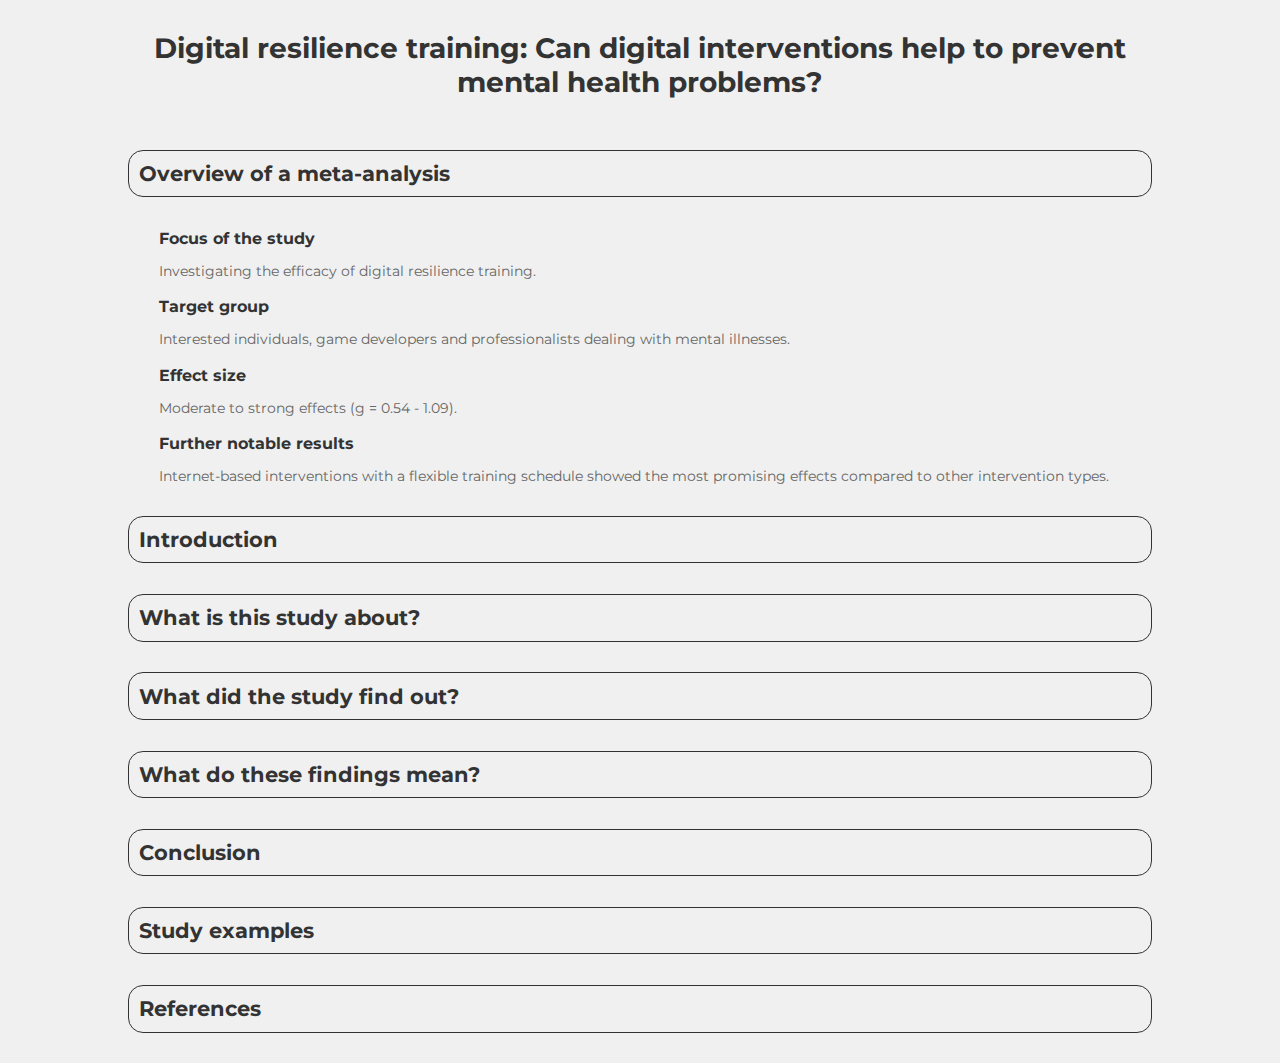
<file: index.html>
<!DOCTYPE html>
<html lang="en">
<head>
<meta charset="UTF-8">
<meta name="viewport" content="width=device-width, initial-scale=1.0">
<title>Meta-analysis</title>
<link href='https://fonts.googleapis.com/css?family=Montserrat' rel='stylesheet'>
</head>
    <style>
        body {
            font-family: "Montserrat";
            font-size: 14px;
            margin-left: 10%;
            margin-right: 10%;
            padding: 0;
            background-color: #f0f0f0;
            text-align: left;
        }
        h1 {
            color: #333;
            margin-top: 3%;
            margin-bottom: 5%;
            text-align: center;
        }
        h2 {
            color: #333;
            border: 1px solid #333;
            border-radius: 15px;
            padding: 1%;
            margin-top: 3%;
            margin-bottom: 3%;
            text-align: left;
            cursor: pointer;
        }
        h3 {
            color: #333;
            margin-bottom: 1%;
            margin-left: 3%;
            text-align: left;
        }
        p {
            color: #666;
            margin-bottom: 1%;
            margin-left: 3%;
        }
        .hidden {
            display: none;
        }

        .shown {
            display: "block";
        }

    </style>
    <body>
        <h1>Digital resilience training: Can digital interventions help to prevent mental health problems?</h1>
        <h2 onclick="toggleVisibility('overview')">Overview of a meta-analysis</h2>
        <div id="overview" class="shown">        
            <h3>Focus of the study</h3>
            <p>Investigating the efficacy of digital resilience training.</p>
            <h3>Target group</h3>
            <p>Interested individuals, game developers and professionalists dealing with mental illnesses.</p>
            <h3>Effect size</h3>
            <p>Moderate to strong effects (g = 0.54 - 1.09).</p>
            <h3>Further notable results</h3>
            <p>Internet-based interventions with a flexible training schedule showed the most promising effects compared to other intervention types.</p>
        </div>


        <h2 onclick="toggleVisibility('introduction')">Introduction</h2>
        <p id="introduction" class="hidden" display="none">Lorem ipsum dolor sit amet consectetur adipisicing elit. Beatae cumque at quaerat totam nulla quis aspernatur mollitia id, quasi labore, laudantium optio doloremque omnis officiis impedit natus? Impedit, blanditiis aperiam!</p>
        <h2 onclick="toggleVisibility('question')">What is this study about?</h2>
        <p id="question" class="hidden">Lorem ipsum dolor sit amet consectetur adipisicing elit. Beatae cumque at quaerat totam nulla quis aspernatur mollitia id, quasi labore, laudantium optio doloremque omnis officiis impedit natus? Impedit, blanditiis aperiam!</p>
        <h2 onclick="toggleVisibility('results')">What did the study find out?</h2>
        <p id="results" class="hidden">Lorem ipsum dolor sit amet consectetur adipisicing elit. Beatae cumque at quaerat totam nulla quis aspernatur mollitia id, quasi labore, laudantium optio doloremque omnis officiis impedit natus? Impedit, blanditiis aperiam!</p>
        <h2 onclick="toggleVisibility('evaluation')">What do these findings mean?</h2>
        <p id="evaluation" class="hidden">Lorem ipsum dolor sit amet consectetur adipisicing elit. Beatae cumque at quaerat totam nulla quis aspernatur mollitia id, quasi labore, laudantium optio doloremque omnis officiis impedit natus? Impedit, blanditiis aperiam!</p>
        <h2 onclick="toggleVisibility('conclusion')">Conclusion</h2>
        <p id="conclusion" class="hidden">Lorem ipsum dolor sit amet consectetur adipisicing elit. Beatae cumque at quaerat totam nulla quis aspernatur mollitia id, quasi labore, laudantium optio doloremque omnis officiis impedit natus? Impedit, blanditiis aperiam!</p>
        <h2 onclick="toggleVisibility('examples')">Study examples</h2>
        <p id="examples" class="hidden">Lorem ipsum dolor sit amet consectetur adipisicing elit. Beatae cumque at quaerat totam nulla quis aspernatur mollitia id, quasi labore, laudantium optio doloremque omnis officiis impedit natus? Impedit, blanditiis aperiam!</p>
        <h2 onclick="toggleVisibility('references')">References</h2>
        <p id="references" class="hidden">Lorem ipsum dolor sit amet consectetur adipisicing elit. Beatae cumque at quaerat totam nulla quis aspernatur mollitia id, quasi labore, laudantium optio doloremque omnis officiis impedit natus? Impedit, blanditiis aperiam!</p>

    </body>
    <script>
        function toggleVisibility(PID) {
            var element = document.getElementById(PID);
            if (element.style.display === "none" || element.style.display === "") {
                element.style.display = "block";
            } else {
                element.style.display = "none";
            }
        }
    </script>
</html>
</file>
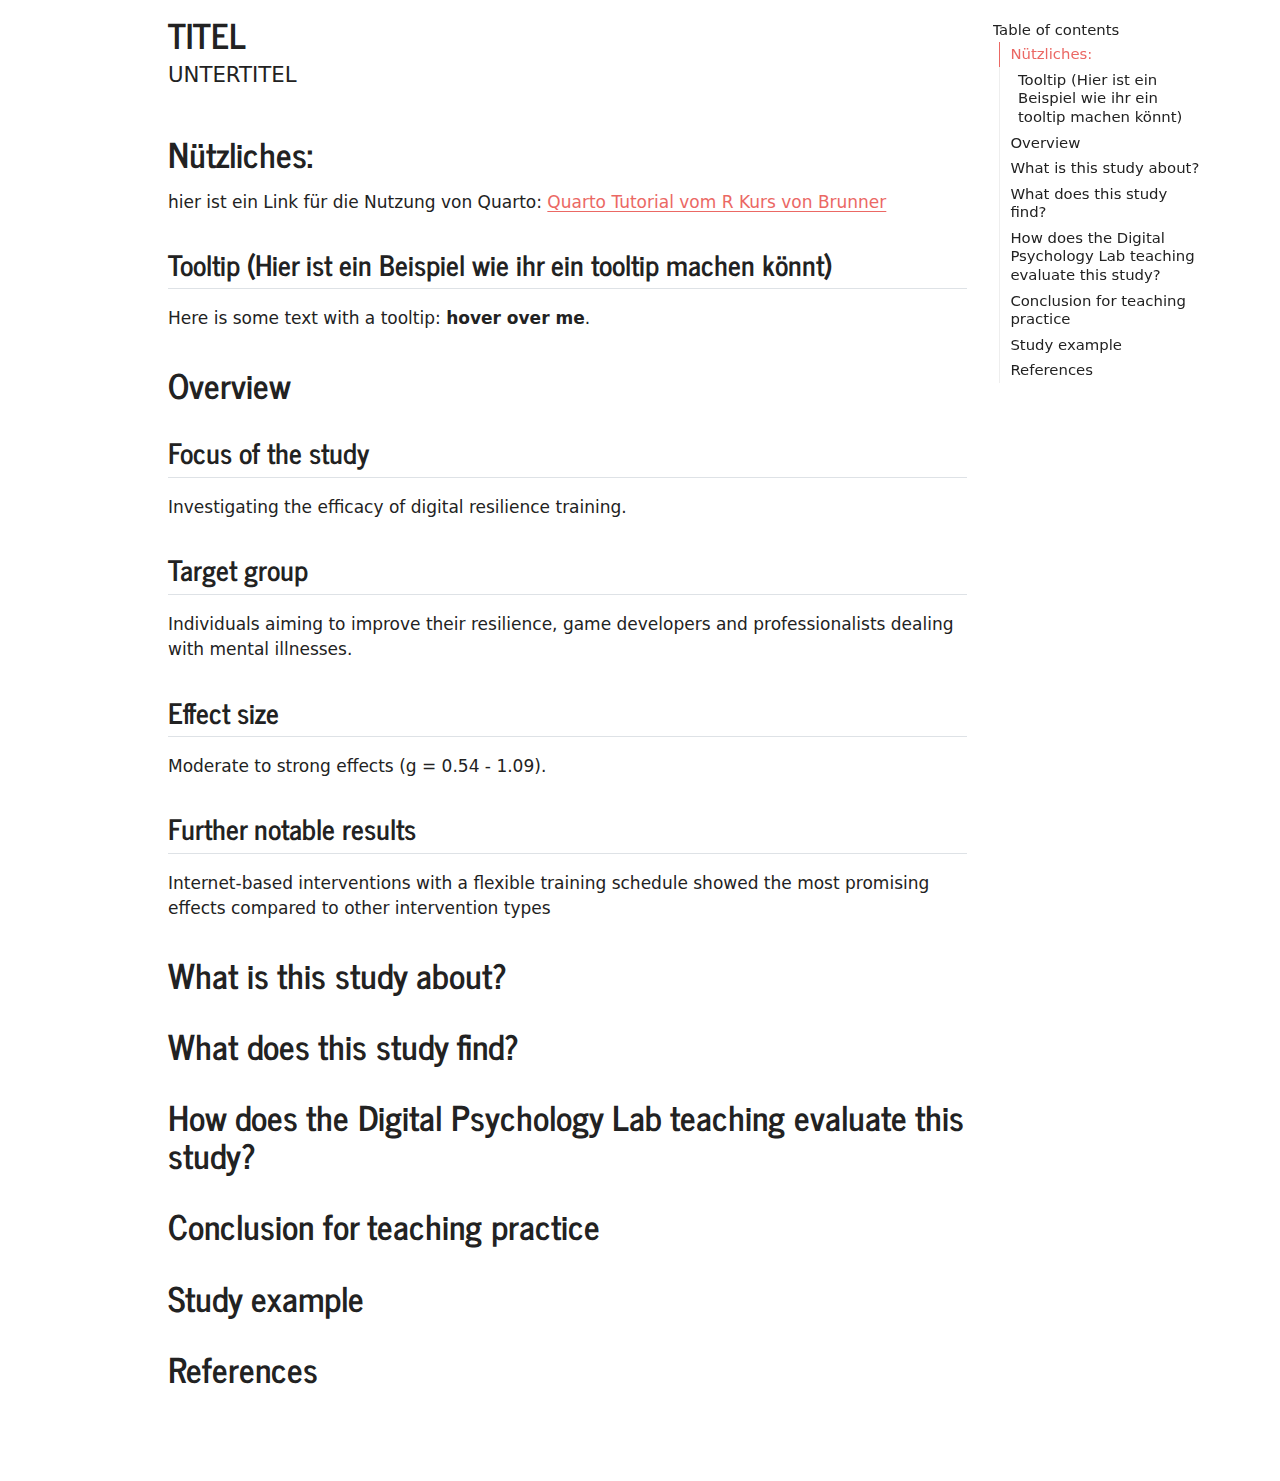
<file: Vorlage.html>
<!DOCTYPE html>
<html xmlns="http://www.w3.org/1999/xhtml" lang="en" xml:lang="en"><head>

<meta charset="utf-8">
<meta name="generator" content="quarto-1.4.554">

<meta name="viewport" content="width=device-width, initial-scale=1.0, user-scalable=yes">


<title>TITEL</title>
<style>
code{white-space: pre-wrap;}
span.smallcaps{font-variant: small-caps;}
div.columns{display: flex; gap: min(4vw, 1.5em);}
div.column{flex: auto; overflow-x: auto;}
div.hanging-indent{margin-left: 1.5em; text-indent: -1.5em;}
ul.task-list{list-style: none;}
ul.task-list li input[type="checkbox"] {
  width: 0.8em;
  margin: 0 0.8em 0.2em -1em; /* quarto-specific, see https://github.com/quarto-dev/quarto-cli/issues/4556 */ 
  vertical-align: middle;
}
</style>


<script src="Vorlage_files/libs/clipboard/clipboard.min.js"></script>
<script src="Vorlage_files/libs/quarto-html/quarto.js"></script>
<script src="Vorlage_files/libs/quarto-html/popper.min.js"></script>
<script src="Vorlage_files/libs/quarto-html/tippy.umd.min.js"></script>
<script src="Vorlage_files/libs/quarto-html/anchor.min.js"></script>
<link href="Vorlage_files/libs/quarto-html/tippy.css" rel="stylesheet">
<link href="Vorlage_files/libs/quarto-html/quarto-syntax-highlighting.css" rel="stylesheet" id="quarto-text-highlighting-styles">
<script src="Vorlage_files/libs/bootstrap/bootstrap.min.js"></script>
<link href="Vorlage_files/libs/bootstrap/bootstrap-icons.css" rel="stylesheet">
<link href="Vorlage_files/libs/bootstrap/bootstrap.min.css" rel="stylesheet" id="quarto-bootstrap" data-mode="light">


<link rel="stylesheet" href="styles.css">
</head>

<body>

<div id="quarto-content" class="page-columns page-rows-contents page-layout-article">
<div id="quarto-margin-sidebar" class="sidebar margin-sidebar">
  <nav id="TOC" role="doc-toc" class="toc-active">
    <h2 id="toc-title">Table of contents</h2>
   
  <ul>
  <li><a href="#nützliches" id="toc-nützliches" class="nav-link active" data-scroll-target="#nützliches">Nützliches:</a>
  <ul class="collapse">
  <li><a href="#tooltip-hier-ist-ein-beispiel-wie-ihr-ein-tooltip-machen-könnt" id="toc-tooltip-hier-ist-ein-beispiel-wie-ihr-ein-tooltip-machen-könnt" class="nav-link" data-scroll-target="#tooltip-hier-ist-ein-beispiel-wie-ihr-ein-tooltip-machen-könnt">Tooltip (Hier ist ein Beispiel wie ihr ein tooltip machen könnt)</a></li>
  </ul></li>
  <li><a href="#overview" id="toc-overview" class="nav-link" data-scroll-target="#overview">Overview</a>
  <ul class="collapse">
  <li><a href="#focus-of-the-study" id="toc-focus-of-the-study" class="nav-link" data-scroll-target="#focus-of-the-study">Focus of the study</a></li>
  <li><a href="#target-group" id="toc-target-group" class="nav-link" data-scroll-target="#target-group">Target group</a></li>
  <li><a href="#effect-size" id="toc-effect-size" class="nav-link" data-scroll-target="#effect-size">Effect size</a></li>
  <li><a href="#further-notable-results" id="toc-further-notable-results" class="nav-link" data-scroll-target="#further-notable-results">Further notable results</a></li>
  </ul></li>
  <li><a href="#what-is-this-study-about" id="toc-what-is-this-study-about" class="nav-link" data-scroll-target="#what-is-this-study-about">What is this study about?</a></li>
  <li><a href="#what-does-this-study-find" id="toc-what-does-this-study-find" class="nav-link" data-scroll-target="#what-does-this-study-find">What does this study find?</a></li>
  <li><a href="#how-does-the-digital-psychology-lab-teaching-evaluate-this-study" id="toc-how-does-the-digital-psychology-lab-teaching-evaluate-this-study" class="nav-link" data-scroll-target="#how-does-the-digital-psychology-lab-teaching-evaluate-this-study">How does the Digital Psychology Lab teaching evaluate this study?</a></li>
  <li><a href="#conclusion-for-teaching-practice" id="toc-conclusion-for-teaching-practice" class="nav-link" data-scroll-target="#conclusion-for-teaching-practice">Conclusion for teaching practice</a></li>
  <li><a href="#study-example" id="toc-study-example" class="nav-link" data-scroll-target="#study-example">Study example</a></li>
  <li><a href="#references" id="toc-references" class="nav-link" data-scroll-target="#references">References</a></li>
  </ul>
</nav>
</div>
<main class="content" id="quarto-document-content">

<header id="title-block-header" class="quarto-title-block default">
<div class="quarto-title">
<h1 class="title">TITEL</h1>
<p class="subtitle lead">UNTERTITEL</p>
</div>



<div class="quarto-title-meta">

    
  
    
  </div>
  


</header>


<section id="nützliches" class="level1">
<h1>Nützliches:</h1>
<p>hier ist ein Link für die Nutzung von Quarto: <a href="https://r-23w-12.netlify.app/">Quarto Tutorial vom R Kurs von Brunner</a></p>
<section id="tooltip-hier-ist-ein-beispiel-wie-ihr-ein-tooltip-machen-könnt" class="level2">
<h2 class="anchored" data-anchor-id="tooltip-hier-ist-ein-beispiel-wie-ihr-ein-tooltip-machen-könnt">Tooltip (Hier ist ein Beispiel wie ihr ein tooltip machen könnt)</h2>
<p>Here is some text with a tooltip: <span class="hover-effect"><span title="This is the tooltip text." style="font-weight: bold;">hover over me</span>.</span></p>
</section>
</section>
<section id="overview" class="level1">
<h1>Overview</h1>
<section id="focus-of-the-study" class="level2">
<h2 class="anchored" data-anchor-id="focus-of-the-study">Focus of the study</h2>
<p>Investigating the efficacy of digital resilience training.</p>
</section>
<section id="target-group" class="level2">
<h2 class="anchored" data-anchor-id="target-group">Target group</h2>
<p>Individuals aiming to improve their resilience, game developers and professionalists dealing with mental illnesses.</p>
</section>
<section id="effect-size" class="level2">
<h2 class="anchored" data-anchor-id="effect-size">Effect size</h2>
<p>Moderate to strong effects (g = 0.54 - 1.09).</p>
</section>
<section id="further-notable-results" class="level2">
<h2 class="anchored" data-anchor-id="further-notable-results">Further notable results</h2>
<p>Internet-based interventions with a flexible training schedule showed the most promising effects compared to other intervention types</p>
</section>
</section>
<section id="what-is-this-study-about" class="level1">
<h1>What is this study about?</h1>
</section>
<section id="what-does-this-study-find" class="level1">
<h1>What does this study find?</h1>
</section>
<section id="how-does-the-digital-psychology-lab-teaching-evaluate-this-study" class="level1">
<h1>How does the Digital Psychology Lab teaching evaluate this study?</h1>
</section>
<section id="conclusion-for-teaching-practice" class="level1">
<h1>Conclusion for teaching practice</h1>
</section>
<section id="study-example" class="level1">
<h1>Study example</h1>
</section>
<section id="references" class="level1">
<h1>References</h1>
</section>

</main>
<!-- /main column -->
<script id="quarto-html-after-body" type="application/javascript">
window.document.addEventListener("DOMContentLoaded", function (event) {
  const toggleBodyColorMode = (bsSheetEl) => {
    const mode = bsSheetEl.getAttribute("data-mode");
    const bodyEl = window.document.querySelector("body");
    if (mode === "dark") {
      bodyEl.classList.add("quarto-dark");
      bodyEl.classList.remove("quarto-light");
    } else {
      bodyEl.classList.add("quarto-light");
      bodyEl.classList.remove("quarto-dark");
    }
  }
  const toggleBodyColorPrimary = () => {
    const bsSheetEl = window.document.querySelector("link#quarto-bootstrap");
    if (bsSheetEl) {
      toggleBodyColorMode(bsSheetEl);
    }
  }
  toggleBodyColorPrimary();  
  const icon = "";
  const anchorJS = new window.AnchorJS();
  anchorJS.options = {
    placement: 'right',
    icon: icon
  };
  anchorJS.add('.anchored');
  const isCodeAnnotation = (el) => {
    for (const clz of el.classList) {
      if (clz.startsWith('code-annotation-')) {                     
        return true;
      }
    }
    return false;
  }
  const clipboard = new window.ClipboardJS('.code-copy-button', {
    text: function(trigger) {
      const codeEl = trigger.previousElementSibling.cloneNode(true);
      for (const childEl of codeEl.children) {
        if (isCodeAnnotation(childEl)) {
          childEl.remove();
        }
      }
      return codeEl.innerText;
    }
  });
  clipboard.on('success', function(e) {
    // button target
    const button = e.trigger;
    // don't keep focus
    button.blur();
    // flash "checked"
    button.classList.add('code-copy-button-checked');
    var currentTitle = button.getAttribute("title");
    button.setAttribute("title", "Copied!");
    let tooltip;
    if (window.bootstrap) {
      button.setAttribute("data-bs-toggle", "tooltip");
      button.setAttribute("data-bs-placement", "left");
      button.setAttribute("data-bs-title", "Copied!");
      tooltip = new bootstrap.Tooltip(button, 
        { trigger: "manual", 
          customClass: "code-copy-button-tooltip",
          offset: [0, -8]});
      tooltip.show();    
    }
    setTimeout(function() {
      if (tooltip) {
        tooltip.hide();
        button.removeAttribute("data-bs-title");
        button.removeAttribute("data-bs-toggle");
        button.removeAttribute("data-bs-placement");
      }
      button.setAttribute("title", currentTitle);
      button.classList.remove('code-copy-button-checked');
    }, 1000);
    // clear code selection
    e.clearSelection();
  });
    var localhostRegex = new RegExp(/^(?:http|https):\/\/localhost\:?[0-9]*\//);
    var mailtoRegex = new RegExp(/^mailto:/);
      var filterRegex = new RegExp('/' + window.location.host + '/');
    var isInternal = (href) => {
        return filterRegex.test(href) || localhostRegex.test(href) || mailtoRegex.test(href);
    }
    // Inspect non-navigation links and adorn them if external
 	var links = window.document.querySelectorAll('a[href]:not(.nav-link):not(.navbar-brand):not(.toc-action):not(.sidebar-link):not(.sidebar-item-toggle):not(.pagination-link):not(.no-external):not([aria-hidden]):not(.dropdown-item):not(.quarto-navigation-tool)');
    for (var i=0; i<links.length; i++) {
      const link = links[i];
      if (!isInternal(link.href)) {
        // undo the damage that might have been done by quarto-nav.js in the case of
        // links that we want to consider external
        if (link.dataset.originalHref !== undefined) {
          link.href = link.dataset.originalHref;
        }
      }
    }
  function tippyHover(el, contentFn, onTriggerFn, onUntriggerFn) {
    const config = {
      allowHTML: true,
      maxWidth: 500,
      delay: 100,
      arrow: false,
      appendTo: function(el) {
          return el.parentElement;
      },
      interactive: true,
      interactiveBorder: 10,
      theme: 'quarto',
      placement: 'bottom-start',
    };
    if (contentFn) {
      config.content = contentFn;
    }
    if (onTriggerFn) {
      config.onTrigger = onTriggerFn;
    }
    if (onUntriggerFn) {
      config.onUntrigger = onUntriggerFn;
    }
    window.tippy(el, config); 
  }
  const noterefs = window.document.querySelectorAll('a[role="doc-noteref"]');
  for (var i=0; i<noterefs.length; i++) {
    const ref = noterefs[i];
    tippyHover(ref, function() {
      // use id or data attribute instead here
      let href = ref.getAttribute('data-footnote-href') || ref.getAttribute('href');
      try { href = new URL(href).hash; } catch {}
      const id = href.replace(/^#\/?/, "");
      const note = window.document.getElementById(id);
      if (note) {
        return note.innerHTML;
      } else {
        return "";
      }
    });
  }
  const xrefs = window.document.querySelectorAll('a.quarto-xref');
  const processXRef = (id, note) => {
    // Strip column container classes
    const stripColumnClz = (el) => {
      el.classList.remove("page-full", "page-columns");
      if (el.children) {
        for (const child of el.children) {
          stripColumnClz(child);
        }
      }
    }
    stripColumnClz(note)
    if (id === null || id.startsWith('sec-')) {
      // Special case sections, only their first couple elements
      const container = document.createElement("div");
      if (note.children && note.children.length > 2) {
        container.appendChild(note.children[0].cloneNode(true));
        for (let i = 1; i < note.children.length; i++) {
          const child = note.children[i];
          if (child.tagName === "P" && child.innerText === "") {
            continue;
          } else {
            container.appendChild(child.cloneNode(true));
            break;
          }
        }
        if (window.Quarto?.typesetMath) {
          window.Quarto.typesetMath(container);
        }
        return container.innerHTML
      } else {
        if (window.Quarto?.typesetMath) {
          window.Quarto.typesetMath(note);
        }
        return note.innerHTML;
      }
    } else {
      // Remove any anchor links if they are present
      const anchorLink = note.querySelector('a.anchorjs-link');
      if (anchorLink) {
        anchorLink.remove();
      }
      if (window.Quarto?.typesetMath) {
        window.Quarto.typesetMath(note);
      }
      // TODO in 1.5, we should make sure this works without a callout special case
      if (note.classList.contains("callout")) {
        return note.outerHTML;
      } else {
        return note.innerHTML;
      }
    }
  }
  for (var i=0; i<xrefs.length; i++) {
    const xref = xrefs[i];
    tippyHover(xref, undefined, function(instance) {
      instance.disable();
      let url = xref.getAttribute('href');
      let hash = undefined; 
      if (url.startsWith('#')) {
        hash = url;
      } else {
        try { hash = new URL(url).hash; } catch {}
      }
      if (hash) {
        const id = hash.replace(/^#\/?/, "");
        const note = window.document.getElementById(id);
        if (note !== null) {
          try {
            const html = processXRef(id, note.cloneNode(true));
            instance.setContent(html);
          } finally {
            instance.enable();
            instance.show();
          }
        } else {
          // See if we can fetch this
          fetch(url.split('#')[0])
          .then(res => res.text())
          .then(html => {
            const parser = new DOMParser();
            const htmlDoc = parser.parseFromString(html, "text/html");
            const note = htmlDoc.getElementById(id);
            if (note !== null) {
              const html = processXRef(id, note);
              instance.setContent(html);
            } 
          }).finally(() => {
            instance.enable();
            instance.show();
          });
        }
      } else {
        // See if we can fetch a full url (with no hash to target)
        // This is a special case and we should probably do some content thinning / targeting
        fetch(url)
        .then(res => res.text())
        .then(html => {
          const parser = new DOMParser();
          const htmlDoc = parser.parseFromString(html, "text/html");
          const note = htmlDoc.querySelector('main.content');
          if (note !== null) {
            // This should only happen for chapter cross references
            // (since there is no id in the URL)
            // remove the first header
            if (note.children.length > 0 && note.children[0].tagName === "HEADER") {
              note.children[0].remove();
            }
            const html = processXRef(null, note);
            instance.setContent(html);
          } 
        }).finally(() => {
          instance.enable();
          instance.show();
        });
      }
    }, function(instance) {
    });
  }
      let selectedAnnoteEl;
      const selectorForAnnotation = ( cell, annotation) => {
        let cellAttr = 'data-code-cell="' + cell + '"';
        let lineAttr = 'data-code-annotation="' +  annotation + '"';
        const selector = 'span[' + cellAttr + '][' + lineAttr + ']';
        return selector;
      }
      const selectCodeLines = (annoteEl) => {
        const doc = window.document;
        const targetCell = annoteEl.getAttribute("data-target-cell");
        const targetAnnotation = annoteEl.getAttribute("data-target-annotation");
        const annoteSpan = window.document.querySelector(selectorForAnnotation(targetCell, targetAnnotation));
        const lines = annoteSpan.getAttribute("data-code-lines").split(",");
        const lineIds = lines.map((line) => {
          return targetCell + "-" + line;
        })
        let top = null;
        let height = null;
        let parent = null;
        if (lineIds.length > 0) {
            //compute the position of the single el (top and bottom and make a div)
            const el = window.document.getElementById(lineIds[0]);
            top = el.offsetTop;
            height = el.offsetHeight;
            parent = el.parentElement.parentElement;
          if (lineIds.length > 1) {
            const lastEl = window.document.getElementById(lineIds[lineIds.length - 1]);
            const bottom = lastEl.offsetTop + lastEl.offsetHeight;
            height = bottom - top;
          }
          if (top !== null && height !== null && parent !== null) {
            // cook up a div (if necessary) and position it 
            let div = window.document.getElementById("code-annotation-line-highlight");
            if (div === null) {
              div = window.document.createElement("div");
              div.setAttribute("id", "code-annotation-line-highlight");
              div.style.position = 'absolute';
              parent.appendChild(div);
            }
            div.style.top = top - 2 + "px";
            div.style.height = height + 4 + "px";
            div.style.left = 0;
            let gutterDiv = window.document.getElementById("code-annotation-line-highlight-gutter");
            if (gutterDiv === null) {
              gutterDiv = window.document.createElement("div");
              gutterDiv.setAttribute("id", "code-annotation-line-highlight-gutter");
              gutterDiv.style.position = 'absolute';
              const codeCell = window.document.getElementById(targetCell);
              const gutter = codeCell.querySelector('.code-annotation-gutter');
              gutter.appendChild(gutterDiv);
            }
            gutterDiv.style.top = top - 2 + "px";
            gutterDiv.style.height = height + 4 + "px";
          }
          selectedAnnoteEl = annoteEl;
        }
      };
      const unselectCodeLines = () => {
        const elementsIds = ["code-annotation-line-highlight", "code-annotation-line-highlight-gutter"];
        elementsIds.forEach((elId) => {
          const div = window.document.getElementById(elId);
          if (div) {
            div.remove();
          }
        });
        selectedAnnoteEl = undefined;
      };
        // Handle positioning of the toggle
    window.addEventListener(
      "resize",
      throttle(() => {
        elRect = undefined;
        if (selectedAnnoteEl) {
          selectCodeLines(selectedAnnoteEl);
        }
      }, 10)
    );
    function throttle(fn, ms) {
    let throttle = false;
    let timer;
      return (...args) => {
        if(!throttle) { // first call gets through
            fn.apply(this, args);
            throttle = true;
        } else { // all the others get throttled
            if(timer) clearTimeout(timer); // cancel #2
            timer = setTimeout(() => {
              fn.apply(this, args);
              timer = throttle = false;
            }, ms);
        }
      };
    }
      // Attach click handler to the DT
      const annoteDls = window.document.querySelectorAll('dt[data-target-cell]');
      for (const annoteDlNode of annoteDls) {
        annoteDlNode.addEventListener('click', (event) => {
          const clickedEl = event.target;
          if (clickedEl !== selectedAnnoteEl) {
            unselectCodeLines();
            const activeEl = window.document.querySelector('dt[data-target-cell].code-annotation-active');
            if (activeEl) {
              activeEl.classList.remove('code-annotation-active');
            }
            selectCodeLines(clickedEl);
            clickedEl.classList.add('code-annotation-active');
          } else {
            // Unselect the line
            unselectCodeLines();
            clickedEl.classList.remove('code-annotation-active');
          }
        });
      }
  const findCites = (el) => {
    const parentEl = el.parentElement;
    if (parentEl) {
      const cites = parentEl.dataset.cites;
      if (cites) {
        return {
          el,
          cites: cites.split(' ')
        };
      } else {
        return findCites(el.parentElement)
      }
    } else {
      return undefined;
    }
  };
  var bibliorefs = window.document.querySelectorAll('a[role="doc-biblioref"]');
  for (var i=0; i<bibliorefs.length; i++) {
    const ref = bibliorefs[i];
    const citeInfo = findCites(ref);
    if (citeInfo) {
      tippyHover(citeInfo.el, function() {
        var popup = window.document.createElement('div');
        citeInfo.cites.forEach(function(cite) {
          var citeDiv = window.document.createElement('div');
          citeDiv.classList.add('hanging-indent');
          citeDiv.classList.add('csl-entry');
          var biblioDiv = window.document.getElementById('ref-' + cite);
          if (biblioDiv) {
            citeDiv.innerHTML = biblioDiv.innerHTML;
          }
          popup.appendChild(citeDiv);
        });
        return popup.innerHTML;
      });
    }
  }
});
</script>
</div> <!-- /content -->




</body></html>
</file>
<file: Vorlage_files/libs/quarto-html/tippy.css>
.tippy-box[data-animation=fade][data-state=hidden]{opacity:0}[data-tippy-root]{max-width:calc(100vw - 10px)}.tippy-box{position:relative;background-color:#333;color:#fff;border-radius:4px;font-size:14px;line-height:1.4;white-space:normal;outline:0;transition-property:transform,visibility,opacity}.tippy-box[data-placement^=top]>.tippy-arrow{bottom:0}.tippy-box[data-placement^=top]>.tippy-arrow:before{bottom:-7px;left:0;border-width:8px 8px 0;border-top-color:initial;transform-origin:center top}.tippy-box[data-placement^=bottom]>.tippy-arrow{top:0}.tippy-box[data-placement^=bottom]>.tippy-arrow:before{top:-7px;left:0;border-width:0 8px 8px;border-bottom-color:initial;transform-origin:center bottom}.tippy-box[data-placement^=left]>.tippy-arrow{right:0}.tippy-box[data-placement^=left]>.tippy-arrow:before{border-width:8px 0 8px 8px;border-left-color:initial;right:-7px;transform-origin:center left}.tippy-box[data-placement^=right]>.tippy-arrow{left:0}.tippy-box[data-placement^=right]>.tippy-arrow:before{left:-7px;border-width:8px 8px 8px 0;border-right-color:initial;transform-origin:center right}.tippy-box[data-inertia][data-state=visible]{transition-timing-function:cubic-bezier(.54,1.5,.38,1.11)}.tippy-arrow{width:16px;height:16px;color:#333}.tippy-arrow:before{content:"";position:absolute;border-color:transparent;border-style:solid}.tippy-content{position:relative;padding:5px 9px;z-index:1}
</file>
<file: Vorlage_files/libs/quarto-html/quarto-syntax-highlighting.css>
/* quarto syntax highlight colors */
:root {
  --quarto-hl-ot-color: #003B4F;
  --quarto-hl-at-color: #657422;
  --quarto-hl-ss-color: #20794D;
  --quarto-hl-an-color: #5E5E5E;
  --quarto-hl-fu-color: #4758AB;
  --quarto-hl-st-color: #20794D;
  --quarto-hl-cf-color: #003B4F;
  --quarto-hl-op-color: #5E5E5E;
  --quarto-hl-er-color: #AD0000;
  --quarto-hl-bn-color: #AD0000;
  --quarto-hl-al-color: #AD0000;
  --quarto-hl-va-color: #111111;
  --quarto-hl-bu-color: inherit;
  --quarto-hl-ex-color: inherit;
  --quarto-hl-pp-color: #AD0000;
  --quarto-hl-in-color: #5E5E5E;
  --quarto-hl-vs-color: #20794D;
  --quarto-hl-wa-color: #5E5E5E;
  --quarto-hl-do-color: #5E5E5E;
  --quarto-hl-im-color: #00769E;
  --quarto-hl-ch-color: #20794D;
  --quarto-hl-dt-color: #AD0000;
  --quarto-hl-fl-color: #AD0000;
  --quarto-hl-co-color: #5E5E5E;
  --quarto-hl-cv-color: #5E5E5E;
  --quarto-hl-cn-color: #8f5902;
  --quarto-hl-sc-color: #5E5E5E;
  --quarto-hl-dv-color: #AD0000;
  --quarto-hl-kw-color: #003B4F;
}

/* other quarto variables */
:root {
  --quarto-font-monospace: SFMono-Regular, Menlo, Monaco, Consolas, "Liberation Mono", "Courier New", monospace;
}

pre > code.sourceCode > span {
  color: #003B4F;
}

code span {
  color: #003B4F;
}

code.sourceCode > span {
  color: #003B4F;
}

div.sourceCode,
div.sourceCode pre.sourceCode {
  color: #003B4F;
}

code span.ot {
  color: #003B4F;
  font-style: inherit;
}

code span.at {
  color: #657422;
  font-style: inherit;
}

code span.ss {
  color: #20794D;
  font-style: inherit;
}

code span.an {
  color: #5E5E5E;
  font-style: inherit;
}

code span.fu {
  color: #4758AB;
  font-style: inherit;
}

code span.st {
  color: #20794D;
  font-style: inherit;
}

code span.cf {
  color: #003B4F;
  font-style: inherit;
}

code span.op {
  color: #5E5E5E;
  font-style: inherit;
}

code span.er {
  color: #AD0000;
  font-style: inherit;
}

code span.bn {
  color: #AD0000;
  font-style: inherit;
}

code span.al {
  color: #AD0000;
  font-style: inherit;
}

code span.va {
  color: #111111;
  font-style: inherit;
}

code span.bu {
  font-style: inherit;
}

code span.ex {
  font-style: inherit;
}

code span.pp {
  color: #AD0000;
  font-style: inherit;
}

code span.in {
  color: #5E5E5E;
  font-style: inherit;
}

code span.vs {
  color: #20794D;
  font-style: inherit;
}

code span.wa {
  color: #5E5E5E;
  font-style: italic;
}

code span.do {
  color: #5E5E5E;
  font-style: italic;
}

code span.im {
  color: #00769E;
  font-style: inherit;
}

code span.ch {
  color: #20794D;
  font-style: inherit;
}

code span.dt {
  color: #AD0000;
  font-style: inherit;
}

code span.fl {
  color: #AD0000;
  font-style: inherit;
}

code span.co {
  color: #5E5E5E;
  font-style: inherit;
}

code span.cv {
  color: #5E5E5E;
  font-style: italic;
}

code span.cn {
  color: #8f5902;
  font-style: inherit;
}

code span.sc {
  color: #5E5E5E;
  font-style: inherit;
}

code span.dv {
  color: #AD0000;
  font-style: inherit;
}

code span.kw {
  color: #003B4F;
  font-style: inherit;
}

.prevent-inlining {
  content: "</";
}

/*# sourceMappingURL=debc5d5d77c3f9108843748ff7464032.css.map */
</file>
<file: styles.css>
.hover-effect:hover {
  cursor: pointer;
}
</file>
